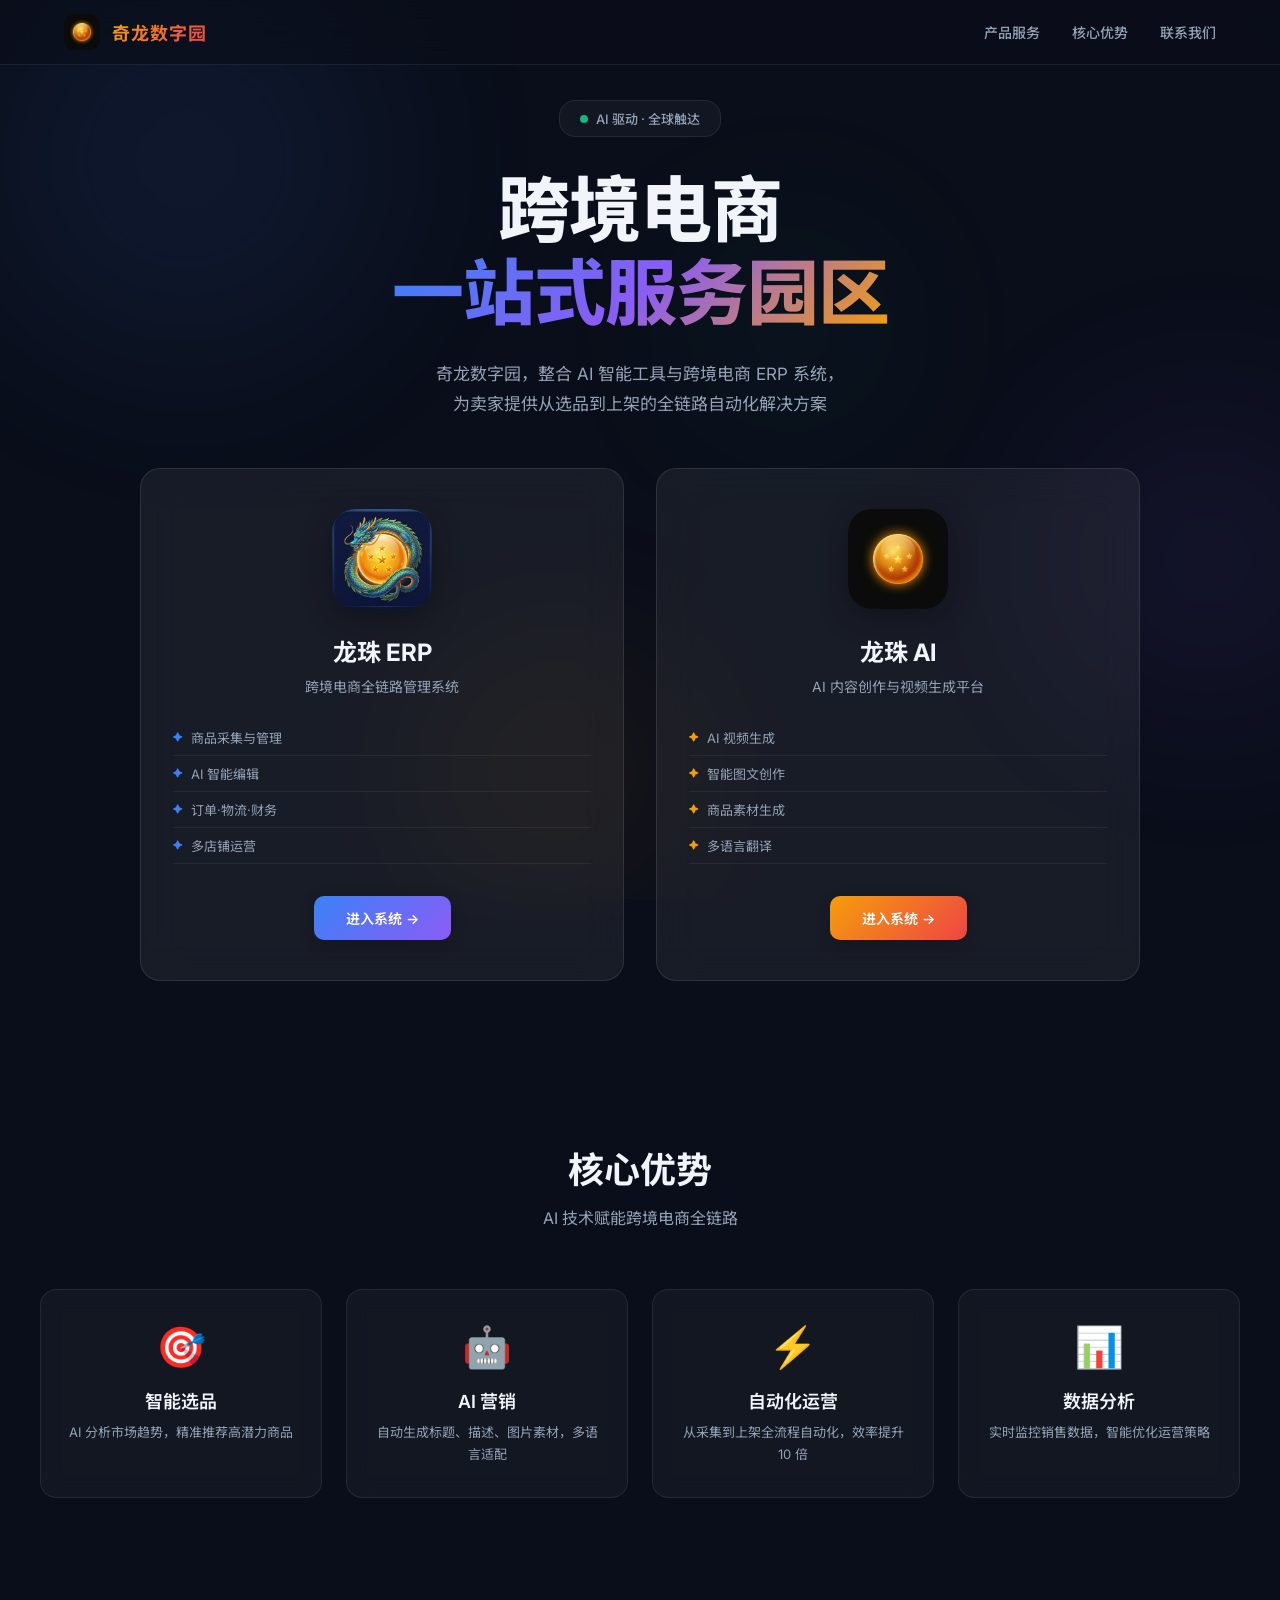
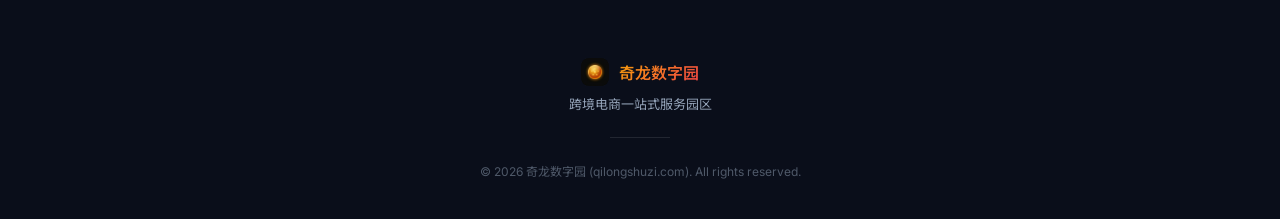
<file: index.html>
<!DOCTYPE html>
<html lang="zh-CN">

<head>
    <meta charset="UTF-8">
    <meta name="viewport" content="width=device-width, initial-scale=1.0">
    <title>奇龙数字园 — 跨境电商一站式服务园区</title>
    <meta name="description" content="奇龙数字园，跨境电商一站式服务园区。AI驱动的选品、运营、营销全链路解决方案。">
    <link rel="icon" href="images/ai-logo.png" type="image/png">
    <link rel="preconnect" href="https://fonts.googleapis.com">
    <link rel="preconnect" href="https://fonts.gstatic.com" crossorigin>
    <link
        href="https://fonts.googleapis.com/css2?family=Inter:wght@300;400;500;600;700;800&family=Noto+Sans+SC:wght@300;400;500;600;700;900&display=swap"
        rel="stylesheet">
    <link rel="stylesheet" href="style.css">
</head>

<body>
    <!-- 背景动画 -->
    <div class="bg-animation">
        <div class="orb orb-1"></div>
        <div class="orb orb-2"></div>
        <div class="orb orb-3"></div>
        <div class="orb orb-4"></div>
    </div>

    <!-- 导航栏 -->
    <nav class="glass-nav">
        <div class="nav-container">
            <div class="nav-brand">
                <img src="images/ai-logo.png" alt="奇龙" class="nav-logo">
                <span class="nav-title">奇龙数字园</span>
            </div>
            <div class="nav-links">
                <a href="#products" class="nav-link">产品服务</a>
                <a href="#features" class="nav-link">核心优势</a>
                <a href="#contact" class="nav-link">联系我们</a>
            </div>
        </div>
    </nav>

    <!-- Hero + 产品入口（合并为单页） -->
    <section class="hero" id="products">
        <div class="hero-content">
            <div class="hero-badge glass-card-subtle">
                <span class="badge-dot"></span>
                AI 驱动 · 全球触达
            </div>
            <h1 class="hero-title">
                跨境电商<br>
                <span class="gradient-text">一站式服务园区</span>
            </h1>
            <p class="hero-subtitle">
                奇龙数字园，整合 AI 智能工具与跨境电商 ERP 系统，<br>
                为卖家提供从选品到上架的全链路自动化解决方案
            </p>
        </div>
        <div class="products-grid hero-products" id="productsGrid">
            <!-- 由 JS 动态生成 -->
        </div>
    </section>

    <!-- 核心优势 -->
    <section id="features" class="section features-section">
        <div class="section-container">
            <div class="section-header">
                <h2 class="section-title">核心优势</h2>
                <p class="section-desc">AI 技术赋能跨境电商全链路</p>
            </div>
            <div class="features-grid" id="featuresGrid">
                <!-- 由 JS 动态生成 -->
            </div>
        </div>
    </section>

    <!-- 页脚 -->
    <footer id="contact" class="footer">
        <div class="footer-container">
            <div class="footer-brand">
                <img src="images/ai-logo.png" alt="奇龙" class="footer-logo">
                <span class="footer-title">奇龙数字园</span>
            </div>
            <p class="footer-desc">跨境电商一站式服务园区</p>
            <div class="footer-divider"></div>
            <p class="footer-copyright">© 2026 奇龙数字园 (qilongshuzi.com). All rights reserved.</p>
        </div>
    </footer>

    <script>
        // ===== 可扩展配置：后续添加产品只需在此数组追加一项 =====
        const products = [
            {
                name: "龙珠 ERP",
                desc: "跨境电商全链路管理系统",
                features: ["商品采集与管理", "AI 智能编辑", "订单·物流·财务", "多店铺运营"],
                url: "https://erp.qilongshuzi.com",
                logo: "images/erp-logo.png",
                gradient: "linear-gradient(135deg, #3B82F6, #8B5CF6)",
                accentColor: "#3B82F6",
            },
            {
                name: "龙珠 AI",
                desc: "AI 内容创作与视频生成平台",
                features: ["AI 视频生成", "智能图文创作", "商品素材生成", "多语言翻译"],
                url: "https://ai.qilongshuzi.com",
                logo: "images/ai-logo.png",
                gradient: "linear-gradient(135deg, #F59E0B, #EF4444)",
                accentColor: "#F59E0B",
            },
            // ↓↓↓ 后续添加新产品，只需在这里加一项 ↓↓↓
            // {
            //     name: "新产品",
            //     desc: "产品描述",
            //     features: ["功能1", "功能2"],
            //     url: "/new",
            //     logo: "images/new-logo.png",
            //     gradient: "linear-gradient(135deg, #10B981, #06B6D4)",
            //     accentColor: "#10B981",
            // },
        ];

        const features = [
            { icon: "🎯", title: "智能选品", desc: "AI 分析市场趋势，精准推荐高潜力商品" },
            { icon: "🤖", title: "AI 营销", desc: "自动生成标题、描述、图片素材，多语言适配" },
            { icon: "⚡", title: "自动化运营", desc: "从采集到上架全流程自动化，效率提升 10 倍" },
            { icon: "📊", title: "数据分析", desc: "实时监控销售数据，智能优化运营策略" },
        ];

        // ===== 渲染产品卡片 =====
        function renderProducts() {
            const grid = document.getElementById('productsGrid');
            grid.innerHTML = products.map(p => `
                <a href="${p.url}" class="product-card glass-card" style="--accent: ${p.accentColor}">
                    <div class="product-glow" style="background: ${p.gradient}"></div>
                    <div class="product-logo-wrap">
                        <img src="${p.logo}" alt="${p.name}" class="product-logo">
                    </div>
                    <h3 class="product-name">${p.name}</h3>
                    <p class="product-desc">${p.desc}</p>
                    <ul class="product-features">
                        ${p.features.map(f => `<li>${f}</li>`).join('')}
                    </ul>
                    <div class="product-action">
                        <span class="product-btn" style="background: ${p.gradient}">进入系统 →</span>
                    </div>
                </a>
            `).join('');
        }

        // ===== 渲染特色卡片 =====
        function renderFeatures() {
            const grid = document.getElementById('featuresGrid');
            grid.innerHTML = features.map(f => `
                <div class="feature-card glass-card-subtle">
                    <span class="feature-icon">${f.icon}</span>
                    <h3 class="feature-title">${f.title}</h3>
                    <p class="feature-desc">${f.desc}</p>
                </div>
            `).join('');
        }

        renderProducts();
        renderFeatures();

        // ===== 滚动动画 =====
        const observer = new IntersectionObserver((entries) => {
            entries.forEach(entry => {
                if (entry.isIntersecting) {
                    entry.target.classList.add('visible');
                }
            });
        }, { threshold: 0.1 });

        document.querySelectorAll('.section').forEach(el => observer.observe(el));
    </script>
</body>

</html>
</file>
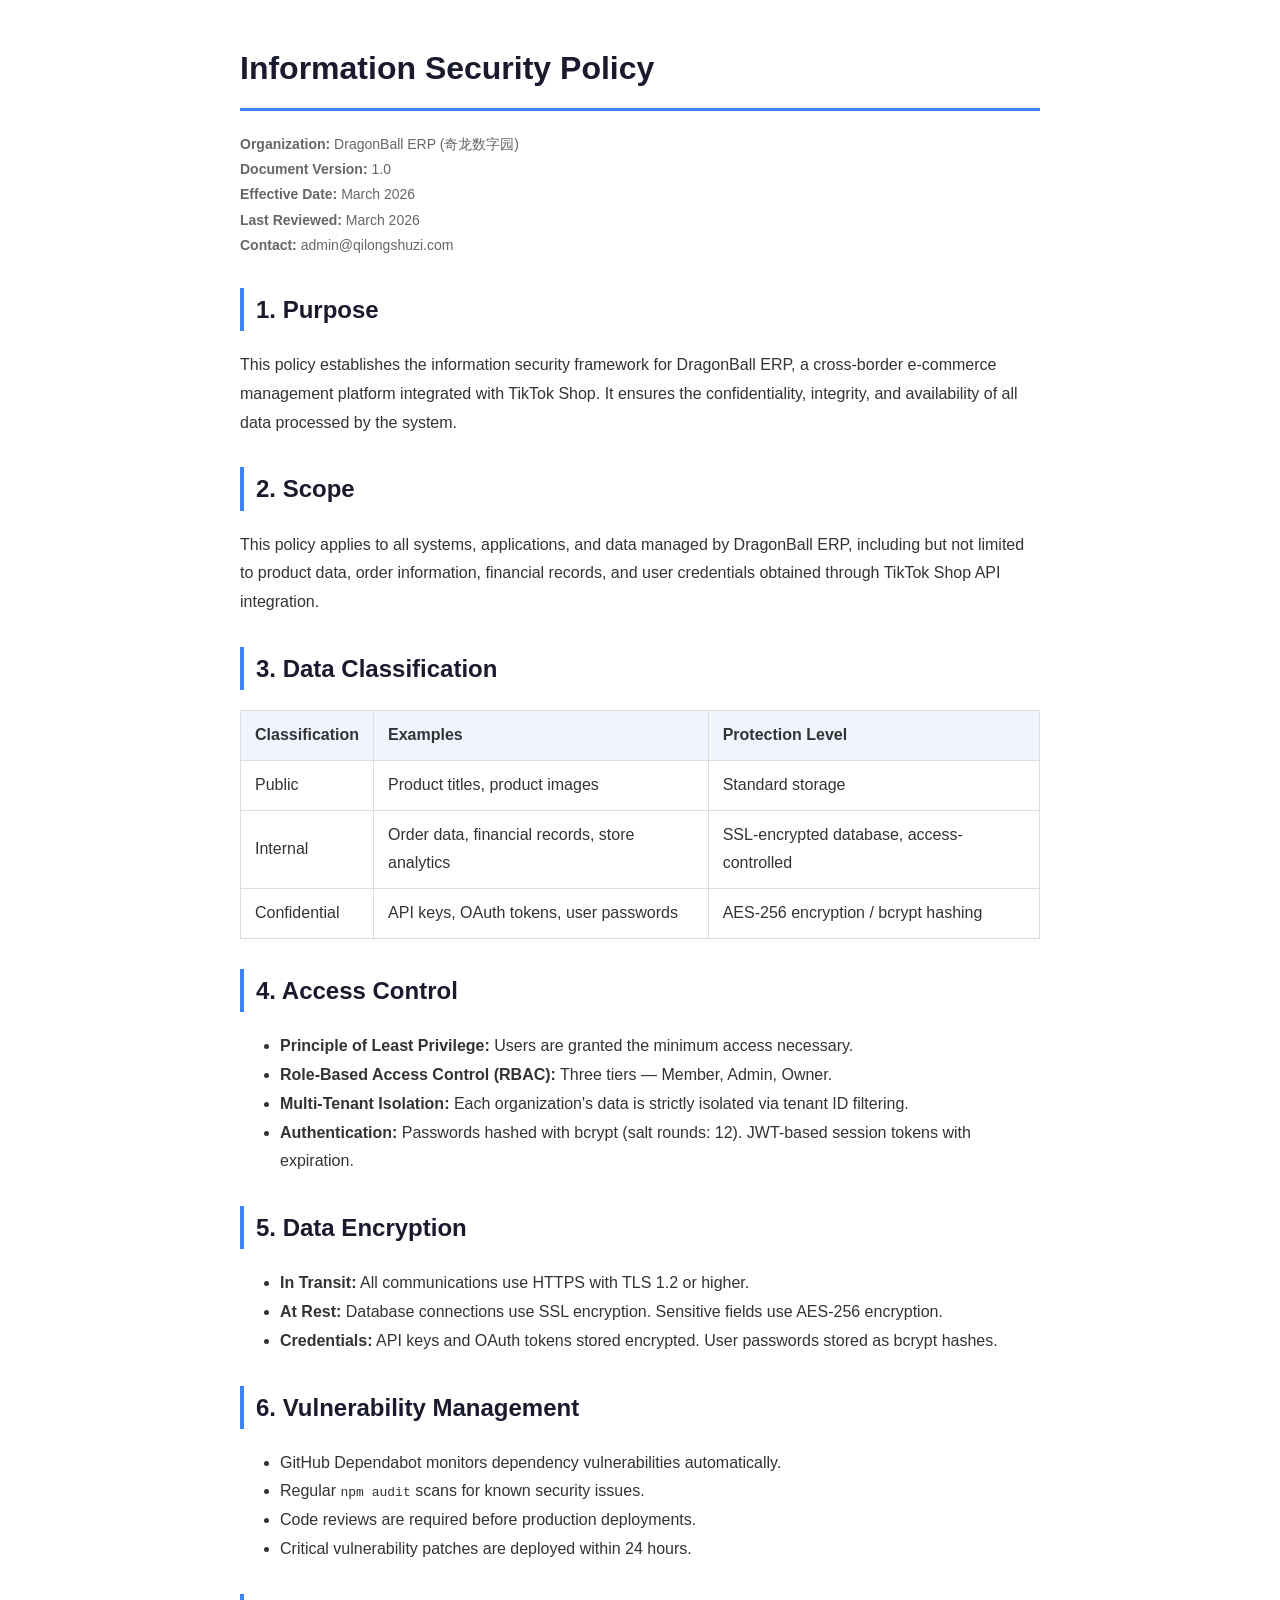
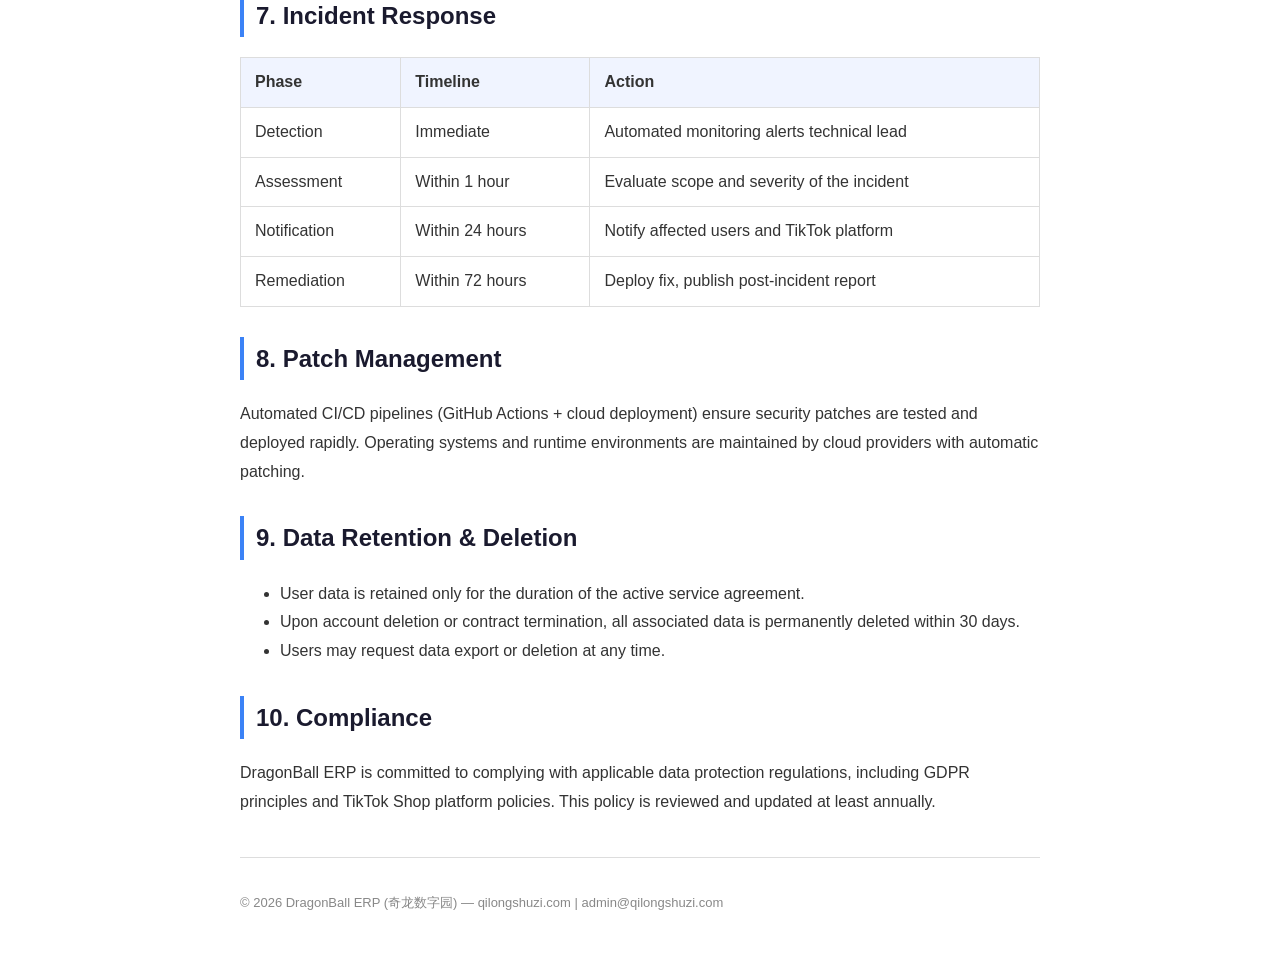
<file: security-policy.html>
<!DOCTYPE html>
<html lang="en">

<head>
    <meta charset="UTF-8">
    <title>Information Security Policy - DragonBall ERP</title>
    <style>
        body {
            font-family: 'Segoe UI', Arial, sans-serif;
            max-width: 800px;
            margin: 40px auto;
            padding: 0 20px;
            color: #333;
            line-height: 1.8;
        }

        h1 {
            color: #1a1a2e;
            border-bottom: 3px solid #3B82F6;
            padding-bottom: 10px;
        }

        h2 {
            color: #1a1a2e;
            margin-top: 30px;
            border-left: 4px solid #3B82F6;
            padding-left: 12px;
        }

        .meta {
            color: #666;
            font-size: 14px;
            margin-bottom: 30px;
        }

        table {
            width: 100%;
            border-collapse: collapse;
            margin: 15px 0;
        }

        th,
        td {
            border: 1px solid #ddd;
            padding: 10px 14px;
            text-align: left;
        }

        th {
            background: #f0f4ff;
            font-weight: 600;
        }

        .footer {
            margin-top: 40px;
            padding-top: 20px;
            border-top: 1px solid #ddd;
            font-size: 13px;
            color: #888;
        }
    </style>
</head>

<body>

    <h1>Information Security Policy</h1>
    <p class="meta">
        <strong>Organization:</strong> DragonBall ERP (奇龙数字园)<br>
        <strong>Document Version:</strong> 1.0<br>
        <strong>Effective Date:</strong> March 2026<br>
        <strong>Last Reviewed:</strong> March 2026<br>
        <strong>Contact:</strong> admin@qilongshuzi.com
    </p>

    <h2>1. Purpose</h2>
    <p>This policy establishes the information security framework for DragonBall ERP, a cross-border e-commerce
        management platform integrated with TikTok Shop. It ensures the confidentiality, integrity, and availability of
        all data processed by the system.</p>

    <h2>2. Scope</h2>
    <p>This policy applies to all systems, applications, and data managed by DragonBall ERP, including but not limited
        to product data, order information, financial records, and user credentials obtained through TikTok Shop API
        integration.</p>

    <h2>3. Data Classification</h2>
    <table>
        <tr>
            <th>Classification</th>
            <th>Examples</th>
            <th>Protection Level</th>
        </tr>
        <tr>
            <td>Public</td>
            <td>Product titles, product images</td>
            <td>Standard storage</td>
        </tr>
        <tr>
            <td>Internal</td>
            <td>Order data, financial records, store analytics</td>
            <td>SSL-encrypted database, access-controlled</td>
        </tr>
        <tr>
            <td>Confidential</td>
            <td>API keys, OAuth tokens, user passwords</td>
            <td>AES-256 encryption / bcrypt hashing</td>
        </tr>
    </table>

    <h2>4. Access Control</h2>
    <ul>
        <li><strong>Principle of Least Privilege:</strong> Users are granted the minimum access necessary.</li>
        <li><strong>Role-Based Access Control (RBAC):</strong> Three tiers — Member, Admin, Owner.</li>
        <li><strong>Multi-Tenant Isolation:</strong> Each organization's data is strictly isolated via tenant ID
            filtering.</li>
        <li><strong>Authentication:</strong> Passwords hashed with bcrypt (salt rounds: 12). JWT-based session tokens
            with expiration.</li>
    </ul>

    <h2>5. Data Encryption</h2>
    <ul>
        <li><strong>In Transit:</strong> All communications use HTTPS with TLS 1.2 or higher.</li>
        <li><strong>At Rest:</strong> Database connections use SSL encryption. Sensitive fields use AES-256 encryption.
        </li>
        <li><strong>Credentials:</strong> API keys and OAuth tokens stored encrypted. User passwords stored as bcrypt
            hashes.</li>
    </ul>

    <h2>6. Vulnerability Management</h2>
    <ul>
        <li>GitHub Dependabot monitors dependency vulnerabilities automatically.</li>
        <li>Regular <code>npm audit</code> scans for known security issues.</li>
        <li>Code reviews are required before production deployments.</li>
        <li>Critical vulnerability patches are deployed within 24 hours.</li>
    </ul>

    <h2>7. Incident Response</h2>
    <table>
        <tr>
            <th>Phase</th>
            <th>Timeline</th>
            <th>Action</th>
        </tr>
        <tr>
            <td>Detection</td>
            <td>Immediate</td>
            <td>Automated monitoring alerts technical lead</td>
        </tr>
        <tr>
            <td>Assessment</td>
            <td>Within 1 hour</td>
            <td>Evaluate scope and severity of the incident</td>
        </tr>
        <tr>
            <td>Notification</td>
            <td>Within 24 hours</td>
            <td>Notify affected users and TikTok platform</td>
        </tr>
        <tr>
            <td>Remediation</td>
            <td>Within 72 hours</td>
            <td>Deploy fix, publish post-incident report</td>
        </tr>
    </table>

    <h2>8. Patch Management</h2>
    <p>Automated CI/CD pipelines (GitHub Actions + cloud deployment) ensure security patches are tested and deployed
        rapidly. Operating systems and runtime environments are maintained by cloud providers with automatic patching.
    </p>

    <h2>9. Data Retention & Deletion</h2>
    <ul>
        <li>User data is retained only for the duration of the active service agreement.</li>
        <li>Upon account deletion or contract termination, all associated data is permanently deleted within 30 days.
        </li>
        <li>Users may request data export or deletion at any time.</li>
    </ul>

    <h2>10. Compliance</h2>
    <p>DragonBall ERP is committed to complying with applicable data protection regulations, including GDPR principles
        and TikTok Shop platform policies. This policy is reviewed and updated at least annually.</p>

    <div class="footer">
        <p>© 2026 DragonBall ERP (奇龙数字园) — qilongshuzi.com | admin@qilongshuzi.com</p>
    </div>

</body>

</html>
</file>
<file: style.css>
/* ===== 奇龙数字园 — 全局样式 ===== */

:root {
    --bg-primary: #0a0e1a;
    --bg-secondary: #111827;
    --glass-bg: rgba(255, 255, 255, 0.06);
    --glass-border: rgba(255, 255, 255, 0.1);
    --glass-bg-hover: rgba(255, 255, 255, 0.1);
    --text-primary: #f1f5f9;
    --text-secondary: #94a3b8;
    --accent-blue: #3B82F6;
    --accent-violet: #8B5CF6;
    --accent-gold: #F59E0B;
}

* {
    margin: 0;
    padding: 0;
    box-sizing: border-box;
}

html {
    scroll-behavior: smooth;
}

body {
    font-family: 'Inter', 'Noto Sans SC', -apple-system, sans-serif;
    background: var(--bg-primary);
    color: var(--text-primary);
    overflow-x: hidden;
    min-height: 100vh;
}

/* ===== 背景动画光斑 ===== */
.bg-animation {
    position: fixed;
    top: 0;
    left: 0;
    width: 100%;
    height: 100%;
    pointer-events: none;
    z-index: 0;
    overflow: hidden;
}

.orb {
    position: absolute;
    border-radius: 50%;
    filter: blur(80px);
    opacity: 0.4;
    animation: float 20s ease-in-out infinite;
}

.orb-1 {
    width: 500px;
    height: 500px;
    background: radial-gradient(circle, rgba(59, 130, 246, 0.3), transparent);
    top: -10%;
    left: -5%;
    animation-delay: 0s;
}

.orb-2 {
    width: 400px;
    height: 400px;
    background: radial-gradient(circle, rgba(139, 92, 246, 0.25), transparent);
    top: 40%;
    right: -10%;
    animation-delay: -5s;
}

.orb-3 {
    width: 350px;
    height: 350px;
    background: radial-gradient(circle, rgba(245, 158, 11, 0.2), transparent);
    bottom: -5%;
    left: 30%;
    animation-delay: -10s;
}

.orb-4 {
    width: 300px;
    height: 300px;
    background: radial-gradient(circle, rgba(16, 185, 129, 0.15), transparent);
    top: 20%;
    left: 50%;
    animation-delay: -15s;
}

@keyframes float {

    0%,
    100% {
        transform: translate(0, 0) scale(1);
    }

    25% {
        transform: translate(30px, -40px) scale(1.1);
    }

    50% {
        transform: translate(-20px, 20px) scale(0.95);
    }

    75% {
        transform: translate(40px, 10px) scale(1.05);
    }
}

/* ===== 玻璃效果类 ===== */
.glass-card {
    background: var(--glass-bg);
    backdrop-filter: blur(20px);
    -webkit-backdrop-filter: blur(20px);
    border: 1px solid var(--glass-border);
    border-radius: 20px;
    transition: all 0.4s cubic-bezier(0.4, 0, 0.2, 1);
}

.glass-card:hover {
    background: var(--glass-bg-hover);
    border-color: rgba(255, 255, 255, 0.2);
    transform: translateY(-8px) scale(1.02);
    box-shadow: 0 25px 60px rgba(0, 0, 0, 0.4);
}

.glass-card-subtle {
    background: rgba(255, 255, 255, 0.04);
    backdrop-filter: blur(12px);
    -webkit-backdrop-filter: blur(12px);
    border: 1px solid rgba(255, 255, 255, 0.08);
    border-radius: 16px;
    transition: all 0.3s ease;
}

.glass-card-subtle:hover {
    background: rgba(255, 255, 255, 0.08);
    border-color: rgba(255, 255, 255, 0.15);
}

/* ===== 导航栏 ===== */
.glass-nav {
    position: fixed;
    top: 0;
    left: 0;
    right: 0;
    z-index: 100;
    background: rgba(10, 14, 26, 0.6);
    backdrop-filter: blur(20px);
    -webkit-backdrop-filter: blur(20px);
    border-bottom: 1px solid rgba(255, 255, 255, 0.08);
}

.nav-container {
    max-width: 1200px;
    margin: 0 auto;
    padding: 0 24px;
    height: 64px;
    display: flex;
    align-items: center;
    justify-content: space-between;
}

.nav-brand {
    display: flex;
    align-items: center;
    gap: 12px;
}

.nav-logo {
    width: 36px;
    height: 36px;
    border-radius: 10px;
    object-fit: cover;
}

.nav-title {
    font-size: 18px;
    font-weight: 700;
    letter-spacing: 1px;
    background: linear-gradient(135deg, #F59E0B, #EF4444);
    -webkit-background-clip: text;
    -webkit-text-fill-color: transparent;
    background-clip: text;
}

.nav-links {
    display: flex;
    gap: 32px;
}

.nav-link {
    color: var(--text-secondary);
    text-decoration: none;
    font-size: 14px;
    font-weight: 500;
    transition: color 0.3s;
    position: relative;
}

.nav-link::after {
    content: '';
    position: absolute;
    bottom: -4px;
    left: 0;
    width: 0;
    height: 2px;
    background: linear-gradient(90deg, var(--accent-blue), var(--accent-violet));
    transition: width 0.3s;
}

.nav-link:hover {
    color: var(--text-primary);
}

.nav-link:hover::after {
    width: 100%;
}

/* ===== Hero ===== */
.hero {
    position: relative;
    z-index: 1;
    min-height: 100vh;
    display: flex;
    flex-direction: column;
    align-items: center;
    justify-content: center;
    text-align: center;
    padding: 100px 24px 60px;
    gap: 48px;
}

.hero-content {
    max-width: 800px;
}

.hero-products {
    max-width: 1000px;
    width: 100%;
}

.hero-badge {
    display: inline-flex;
    align-items: center;
    gap: 8px;
    padding: 8px 20px;
    font-size: 13px;
    font-weight: 500;
    color: var(--text-secondary);
    margin-bottom: 32px;
}

.badge-dot {
    width: 8px;
    height: 8px;
    border-radius: 50%;
    background: #10B981;
    animation: pulse 2s ease-in-out infinite;
}

@keyframes pulse {

    0%,
    100% {
        opacity: 1;
        box-shadow: 0 0 0 0 rgba(16, 185, 129, 0.4);
    }

    50% {
        opacity: 0.8;
        box-shadow: 0 0 0 8px rgba(16, 185, 129, 0);
    }
}

.hero-title {
    font-size: clamp(40px, 6vw, 72px);
    font-weight: 800;
    line-height: 1.15;
    margin-bottom: 24px;
    letter-spacing: -1px;
}

.gradient-text {
    background: linear-gradient(135deg, #3B82F6, #8B5CF6, #F59E0B);
    -webkit-background-clip: text;
    -webkit-text-fill-color: transparent;
    background-clip: text;
}

.hero-subtitle {
    font-size: 17px;
    line-height: 1.8;
    color: var(--text-secondary);
    margin-bottom: 0;
}

.glass-btn {
    display: inline-block;
    padding: 14px 36px;
    font-size: 15px;
    font-weight: 600;
    color: white;
    text-decoration: none;
    background: linear-gradient(135deg, var(--accent-blue), var(--accent-violet));
    border-radius: 12px;
    border: none;
    cursor: pointer;
    transition: all 0.3s;
    box-shadow: 0 4px 20px rgba(59, 130, 246, 0.3);
}

.glass-btn:hover {
    transform: translateY(-2px);
    box-shadow: 0 8px 30px rgba(59, 130, 246, 0.5);
}

/* ===== Sections ===== */
.section {
    position: relative;
    z-index: 1;
    padding: 100px 24px;
    opacity: 0;
    transform: translateY(30px);
    transition: opacity 0.8s ease, transform 0.8s ease;
}

.section.visible {
    opacity: 1;
    transform: translateY(0);
}

.section-container {
    max-width: 1200px;
    margin: 0 auto;
}

.section-header {
    text-align: center;
    margin-bottom: 60px;
}

.section-title {
    font-size: 36px;
    font-weight: 700;
    margin-bottom: 12px;
}

.section-desc {
    font-size: 16px;
    color: var(--text-secondary);
}

/* ===== 产品卡片 ===== */
.products-grid {
    display: grid;
    grid-template-columns: repeat(auto-fit, minmax(340px, 1fr));
    gap: 32px;
}

.product-card {
    position: relative;
    padding: 40px 32px;
    text-decoration: none;
    color: var(--text-primary);
    overflow: hidden;
    cursor: pointer;
    display: flex;
    flex-direction: column;
    align-items: center;
    text-align: center;
}

.product-glow {
    position: absolute;
    top: -50%;
    left: -50%;
    width: 200%;
    height: 200%;
    opacity: 0;
    transition: opacity 0.5s;
    filter: blur(100px);
}

.product-card:hover .product-glow {
    opacity: 0.08;
}

.product-logo-wrap {
    width: 100px;
    height: 100px;
    border-radius: 24px;
    overflow: hidden;
    margin-bottom: 24px;
    box-shadow: 0 8px 30px rgba(0, 0, 0, 0.3);
    transition: transform 0.4s;
}

.product-card:hover .product-logo-wrap {
    transform: scale(1.1) rotate(2deg);
}

.product-logo {
    width: 100%;
    height: 100%;
    object-fit: cover;
}

.product-name {
    font-size: 24px;
    font-weight: 700;
    margin-bottom: 8px;
}

.product-desc {
    font-size: 14px;
    color: var(--text-secondary);
    margin-bottom: 24px;
}

.product-features {
    list-style: none;
    width: 100%;
    text-align: left;
    margin-bottom: 32px;
}

.product-features li {
    padding: 8px 0;
    font-size: 13px;
    color: var(--text-secondary);
    border-bottom: 1px solid rgba(255, 255, 255, 0.06);
    display: flex;
    align-items: center;
    gap: 8px;
}

.product-features li::before {
    content: '✦';
    font-size: 10px;
    color: var(--accent, var(--accent-blue));
}

.product-action {
    margin-top: auto;
}

.product-btn {
    display: inline-block;
    padding: 12px 32px;
    border-radius: 10px;
    font-size: 14px;
    font-weight: 600;
    color: white;
    transition: all 0.3s;
    box-shadow: 0 4px 15px rgba(0, 0, 0, 0.2);
}

.product-card:hover .product-btn {
    box-shadow: 0 8px 25px rgba(0, 0, 0, 0.4);
    transform: translateY(-2px);
}

/* ===== 特色卡片 ===== */
.features-grid {
    display: grid;
    grid-template-columns: repeat(auto-fit, minmax(250px, 1fr));
    gap: 24px;
}

.feature-card {
    padding: 32px 24px;
    text-align: center;
}

.feature-icon {
    font-size: 40px;
    display: block;
    margin-bottom: 16px;
}

.feature-title {
    font-size: 18px;
    font-weight: 600;
    margin-bottom: 8px;
}

.feature-desc {
    font-size: 13px;
    color: var(--text-secondary);
    line-height: 1.7;
}

/* ===== 页脚 ===== */
.footer {
    position: relative;
    z-index: 1;
    padding: 60px 24px 40px;
    text-align: center;
}

.footer-container {
    max-width: 800px;
    margin: 0 auto;
}

.footer-brand {
    display: flex;
    align-items: center;
    justify-content: center;
    gap: 10px;
    margin-bottom: 8px;
}

.footer-logo {
    width: 28px;
    height: 28px;
    border-radius: 8px;
    object-fit: cover;
}

.footer-title {
    font-size: 16px;
    font-weight: 600;
    background: linear-gradient(135deg, #F59E0B, #EF4444);
    -webkit-background-clip: text;
    -webkit-text-fill-color: transparent;
    background-clip: text;
}

.footer-desc {
    font-size: 13px;
    color: var(--text-secondary);
    margin-bottom: 24px;
}

.footer-divider {
    width: 60px;
    height: 1px;
    background: var(--glass-border);
    margin: 0 auto 24px;
}

.footer-copyright {
    font-size: 12px;
    color: rgba(148, 163, 184, 0.5);
}

/* ===== 响应式 ===== */
@media (max-width: 768px) {
    .nav-links {
        display: none;
    }

    .hero-title {
        font-size: 36px;
    }

    .hero-subtitle {
        font-size: 15px;
    }

    .hero-subtitle br {
        display: none;
    }

    .products-grid {
        grid-template-columns: 1fr;
        gap: 24px;
    }

    .features-grid {
        grid-template-columns: repeat(2, 1fr);
    }

    .section {
        padding: 60px 16px;
    }
}

@media (max-width: 480px) {
    .features-grid {
        grid-template-columns: 1fr;
    }
}
</file>
